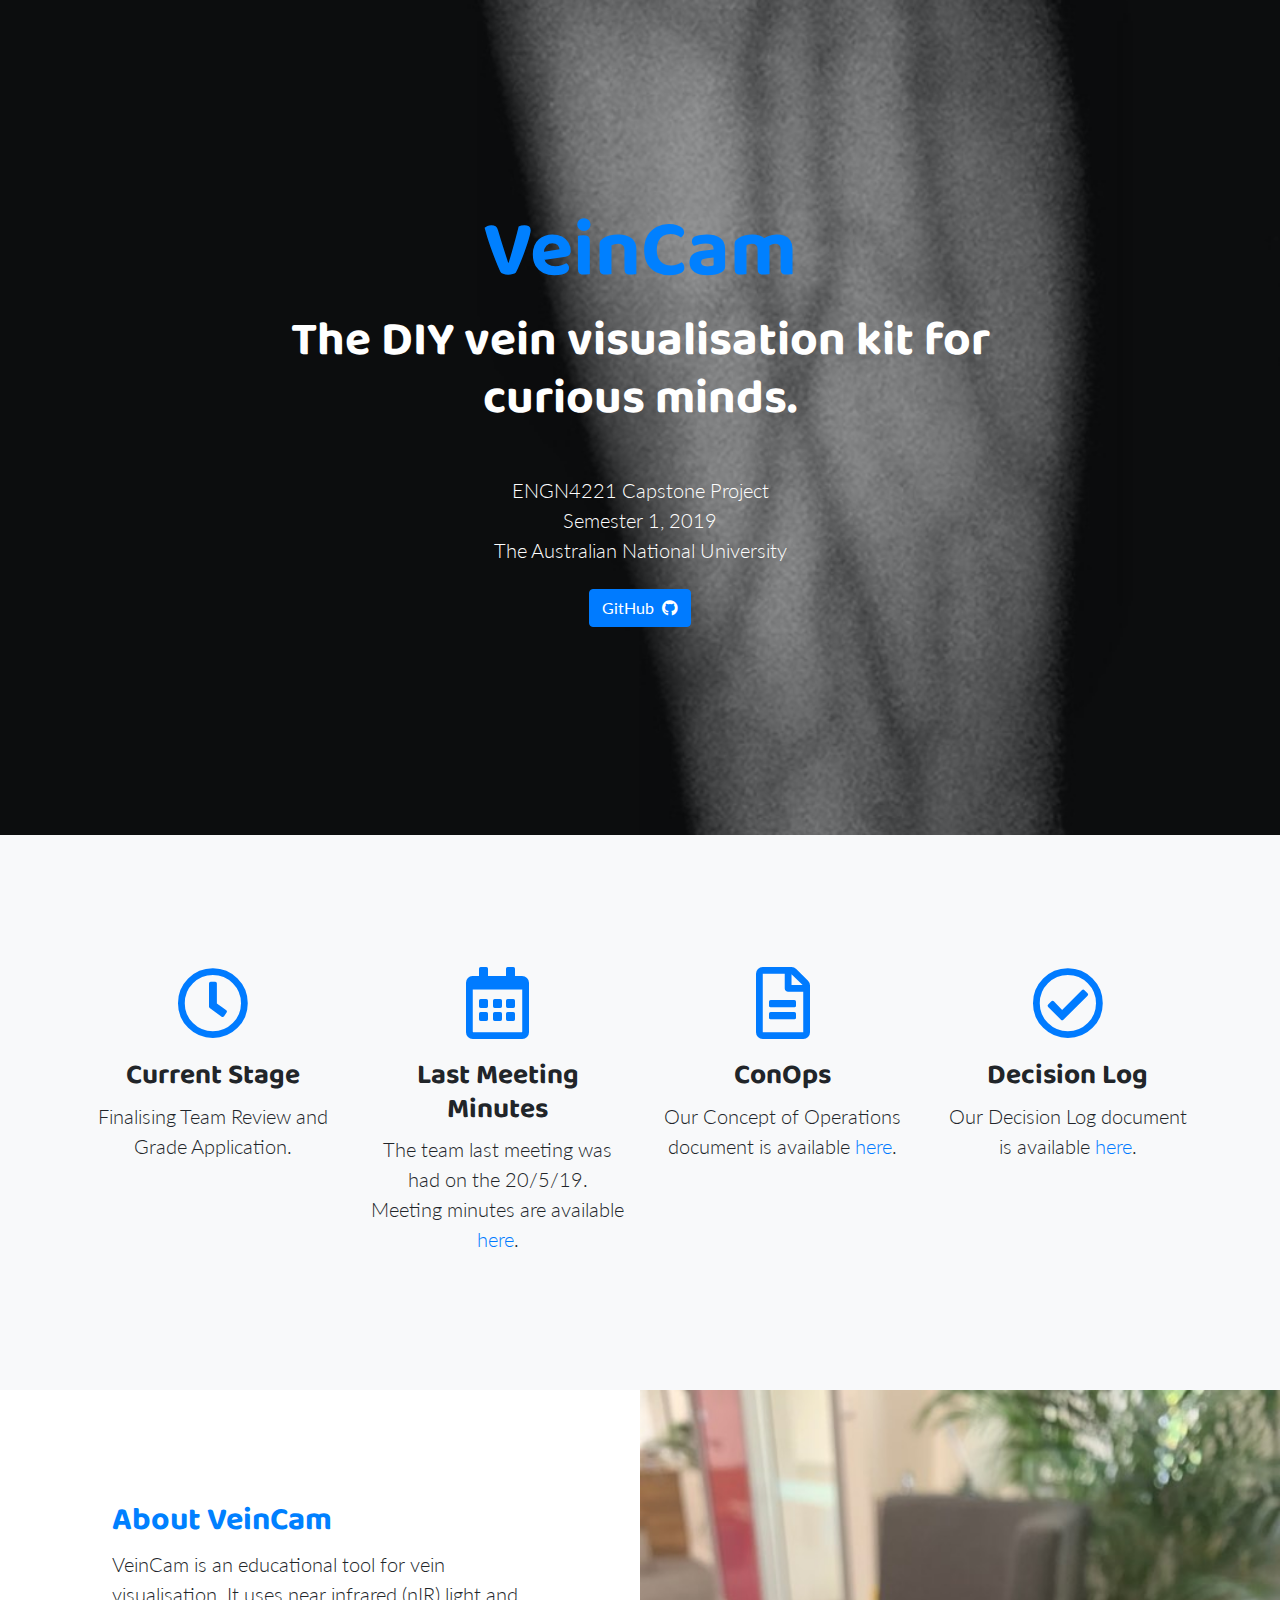
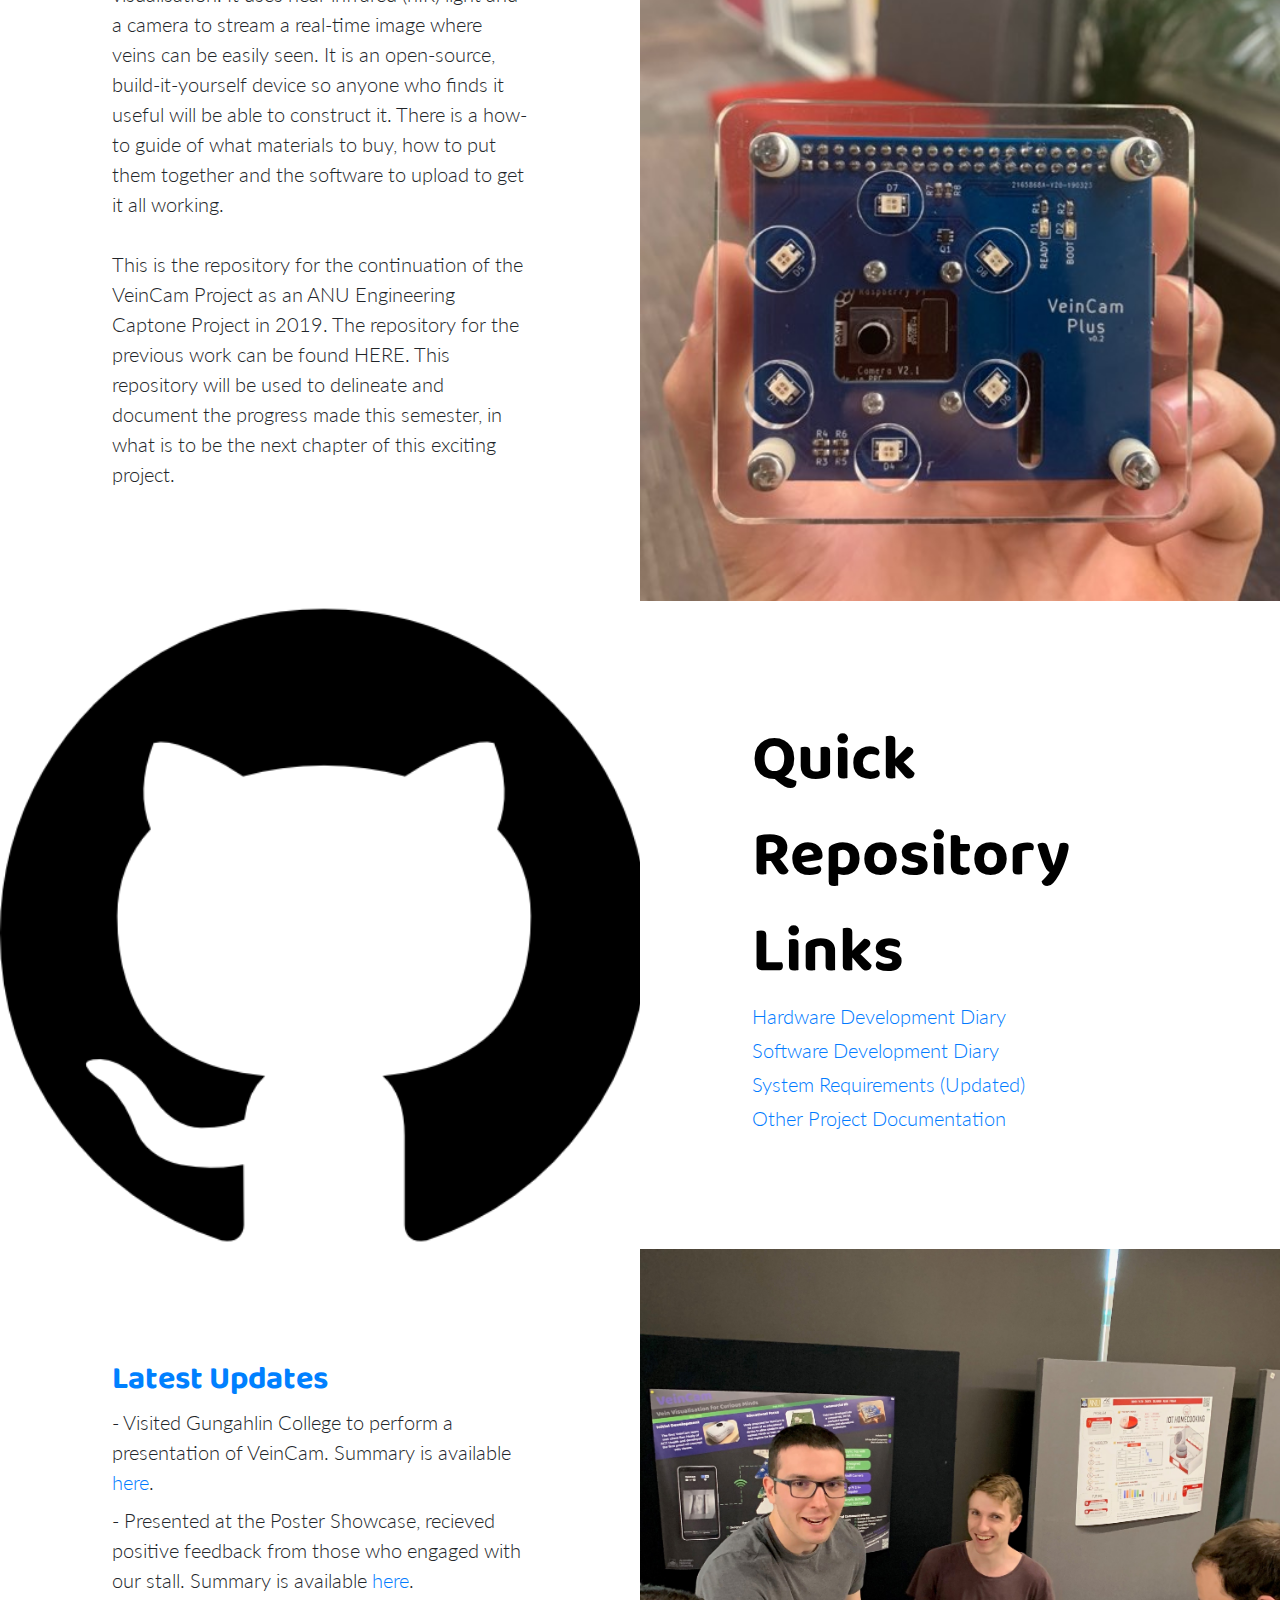
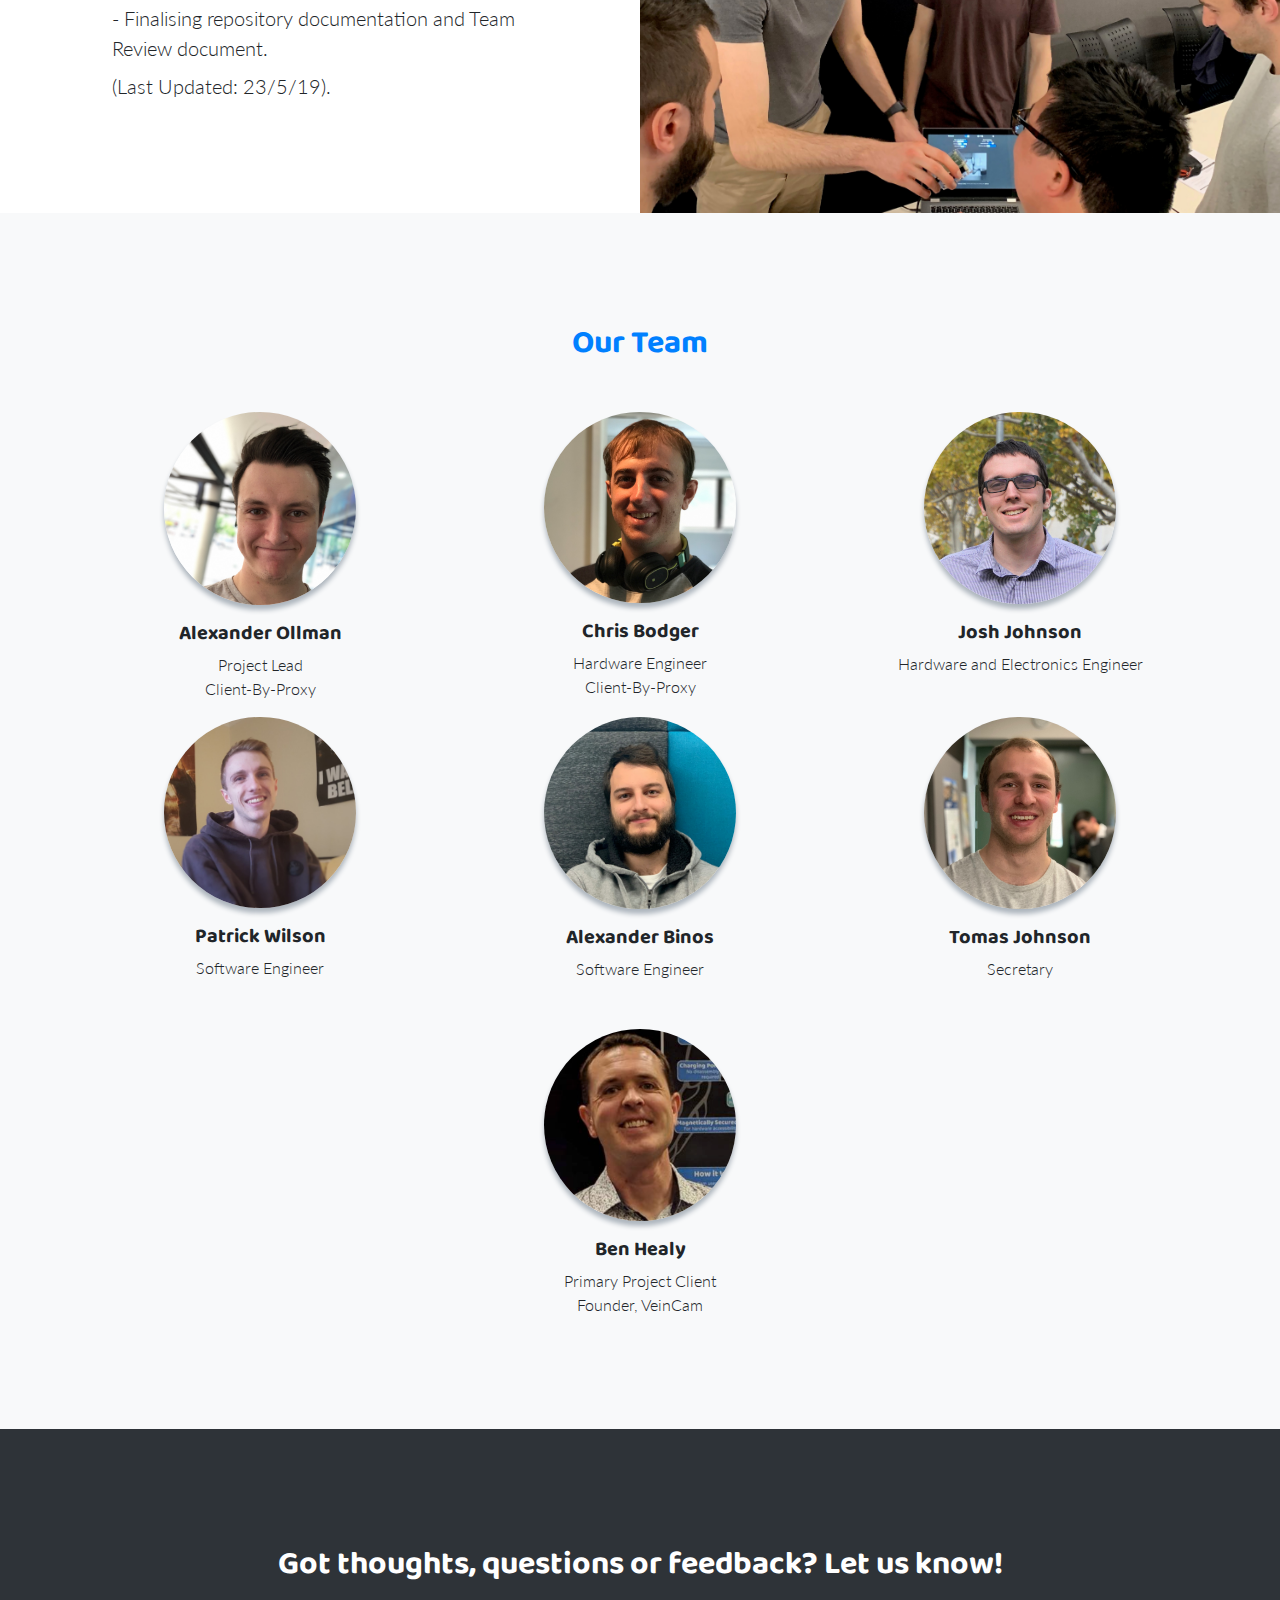
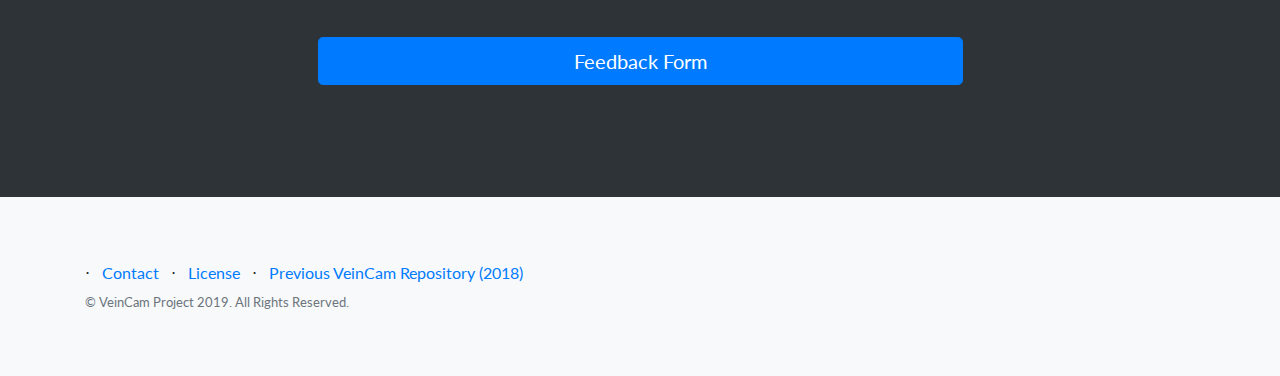
<file: index.html>
<!DOCTYPE html>
<html lang="en">

<head>

  <meta charset="utf-8">
  <meta name="viewport" content="width=device-width, initial-scale=1, shrink-to-fit=no">
  <meta name="description" content="">
  <meta name="author" content="">

  <title>VeinCam - ENGN4221 Capstone Project 2019</title>

  <!-- Bootstrap core CSS -->
  <link href="vendor/bootstrap/css/bootstrap.min.css" rel="stylesheet">

  <!-- Custom fonts for this template -->
  <link href="vendor/fontawesome-free/css/all.min.css" rel="stylesheet">
  <link rel="stylesheet" href="https://use.fontawesome.com/releases/v5.6.3/css/all.css" integrity="sha384-UHRtZLI+pbxtHCWp1t77Bi1L4ZtiqrqD80Kn4Z8NTSRyMA2Fd33n5dQ8lWUE00s/" crossorigin="anonymous">
  <link href="vendor/simple-line-icons/css/simple-line-icons.css" rel="stylesheet" type="text/css">
  <link href="https://fonts.googleapis.com/css?family=Lato:300,400,700,300italic,400italic,700italic" rel="stylesheet" type="text/css">
  <link href="https://fonts.googleapis.com/css?family=Baloo" rel="stylesheet">

  <!-- Custom styles for this template -->
  <link href="css/landing-page.css" rel="stylesheet">

</head>

<body>

  <!-- Navigation
  <nav class="navbar navbar-light bg-light static-top">
    <div class="container">
      <a class="navbar-brand" href="#">VeinCam</a>
      <a class="btn btn-primary" href="https://github.com/chrisbodger/veincam2019">GitHub</a>
    </div>
  </nav> 
  -->
  
  <!-- Masthead
  <header class="masthead text-white text-left">
    <div class="overlay"></div>
    <div class="container">
      <div class="row">
        <div class="col-12 mx-left">
          <h4 class="header-brand font-weight-lighter">VeinCam</h4>
        </div>
        <div class="col-9 col-sm-7 mx-left">
          <h1 class="mb-4">The DIY vein visualisation kitset for curious minds.</h1>
        </div>
        <div class="col-9 col-lg-7 mx-left">
          <form>
            <div class="form-row">
              <div class="col-12 col-lg-6 mt-10 mb-0 pt-1 mb-md-0">
              <p class="lead mb-0">ENGN4221 Capstone Project</p>
              <p class="lead mb-0">Semester 1, 2019</p>
              <p class="lead mb-0">The Australian National University</p>
              </div>
            </div>
          </form>
        </div>
      </div>  
    </div>
  </header>
   -->
    <!-- Masthead -->
  <header class="masthead text-white text-center">
    <div class="overlay"></div>
    <div class="container">
      <div class="row">
        <div class="col-xl-9 mx-auto">
          <h8 class="mb-3">VeinCam</h8>
          <h1 class="mb-5">The DIY vein visualisation kit for curious minds.</h1>
        </div>
        <div class="col-md-10 col-lg-8 col-xl-7 mx-auto">
          <form>
              <p class="lead mb-0">ENGN4221 Capstone Project</p>
              <p class="lead mb-0">Semester 1, 2019</p>
              <p class="lead mb-4">The Australian National University</p>
              <p class="lead mb-6"><a href="https://github.com/chrisbodger/veincam2019" class="btn btn-primary">GitHub &nbsp;<i class="fab fa-github"></i></button></a></p>
            </form>
            </div>
          </form>
        </div>
      </div>
    </div>
  </header>

  <!-- Icons Grid -->
  <section class="features-icons bg-light text-center">
    <div class="container">
      <div class="row">
        <div class="col-lg-3">
          <div class="features-icons-item mx-auto mb-3 mb-lg-0 mb-lg-4">
            <div class="features-icons-icon d-flex">
              <i class="far fa-clock m-auto text-primary"></i>
            </div>
            
            <h3>Current Stage</h3>
            <p class="lead mb-0">Finalising Team Review and Grade Application.</p>
          </div>
        </div>
        <div class="col-lg-3">
          <div class="features-icons-item mx-auto mb-3 mb-lg-0 mb-lg-4">
            <div class="features-icons-icon d-flex">
              <i class="far fa-calendar-alt m-auto text-primary"></i>
            </div>
            <h3>Last Meeting Minutes</h3>
            <p class="lead mb-0">The team last meeting was had on the 20/5/19. Meeting minutes are available <a href="https://github.com/chrisbodger/veincam2019/tree/master/Administration/meeting-minutes">here</a>.</p>
          </div>
        </div>
        <div class="col-lg-3">
          <div class="features-icons-item mx-auto mb-3 mb-lg-4">
            <div class="features-icons-icon d-flex">
              <i class="far fa-file-alt m-auto text-primary"></i>
            </div>
            <h3>ConOps</h3>
            <p class="lead mb-0">Our Concept of Operations document is available <a href="https://github.com/chrisbodger/veincam2019/blob/master/Administration/Project/CONOPS.md">here</a>.</p>
          </div>
        </div>
        <div class="col-lg-3">
          <div class="features-icons-item mx-auto mb-3 mb-lg-4">
            <div class="features-icons-icon d-flex">
              <i class="far fa-check-circle m-auto text-primary"></i>
            </div>
            <h3>Decision Log</h3>
            <p class="lead mb-0">Our Decision Log document is available <a href="https://github.com/chrisbodger/veincam2019/blob/master/Administration/Project/Decision-Log.md">here</a>.</p>
          </div>
        </div>
      </div>
    </div>
  </section>

  <!-- Image Showcases -->
  <section class="showcase">
    <div class="container-fluid p-0">
      <div class="row no-gutters">

        <div class="col-lg-6 order-lg-2 text-white showcase-img" style="background-image: url('img/veincam2.jpg');"></div>
        <div class="col-lg-6 order-lg-1 my-auto showcase-text">
          <h2>About VeinCam</h2>
          <p class="lead mb-0">VeinCam is an educational tool for vein visualisation. It uses near infrared (nIR) light and a camera to stream a real-time image where veins can be easily seen. It is an open-source, build-it-yourself device so anyone who finds it useful will be able to construct it. There is a how-to guide of what materials to buy, how to put them together and the software to upload to get it all working.
          <br><br> This is the repository for the continuation of the VeinCam Project as an ANU Engineering Captone Project in 2019. The repository for the previous work can be found HERE. This repository will be used to delineate and document the progress made this semester, in what is to be the next chapter of this exciting project.</p>
        </div>
      </div>
      <div class="row no-gutters">
        <div class="col-lg-6 text-white showcase-img" style="background-image: url('img/github.png');"></div>
        <div class="col-lg-6 my-auto showcase-text">
          <h9>Quick Repository Links</h9>
          <p class="lead mb-1"><a href="https://github.com/chrisbodger/veincam2019/blob/master/Hardware/HardwareDiary.md">Hardware Development Diary</a></p>
          <p class="lead mb-1"><a href="https://github.com/chrisbodger/veincam2019/blob/master/Software/SoftwareDiary.md">Software Development Diary</a></p>
          <p class="lead mb-1"><a href="https://github.com/chrisbodger/veincam2019/blob/master/Administration/System-Requirements.md">System Requirements (Updated)</a></p>
          <p class="lead mb-1"><a href="https://github.com/chrisbodger/veincam2019/blob/master/Administration/Project/Decision-Log.md">Other Project Documentation</a></p>
          
        </div>
      </div>
      <div class="row no-gutters">
        <div class="col-lg-6 order-lg-2 text-white showcase-img" style="background-image: url('img/veincam3.jpg');"></div>
        <div class="col-lg-6 order-lg-1 my-auto showcase-text">
          <h2>Latest Updates </h2>
          <p class="lead mb-2">- Visited Gungahlin College to perform a presentation of VeinCam. Summary is available <a href="https://github.com/chrisbodger/veincam2019/blob/master/Administration/Communications/Gungahlin-College-Visit-21052019.md">here</a>.</p>
          <p class="lead mb-2">- Presented at the Poster Showcase, recieved positive feedback from those who engaged with our stall. Summary is available <a href="https://github.com/chrisbodger/veincam2019/blob/master/Administration/Communications/Poster-Presentation-Summary.md">here</a>.</p>
          <p class="lead mb-2">- Finalising repository documentation and Team Review document. </p>
          <p class="lead mb-0">(Last Updated: 23/5/19). </p>
        </div>
      </div>
    </div>
  </section>

  <!-- Team Members -->
  <section class="testimonials text-center bg-light">
    <div class="container">
      <h2 class="mb-5">Our Team</h2>
      <div class="row">
        <div class="col-lg-4">
          <div class="testimonial-item mx-auto mb-5 mb-lg-0">
            <img class="img-fluid rounded-circle mb-3" src="img/alexollman.jpg" alt="">
            <h5>Alexander Ollman</h5>
            <p class="font-weight-light mb-3">Project Lead<br>Client-By-Proxy<br></p>
          </div>
        </div>
        <div class="col-lg-4">
          <div class="testimonial-item mx-auto mb-5 mb-lg-0">
            <img class="img-fluid rounded-circle mb-3" src="img/chrisbodger.jpg" alt="">
            <h5>Chris Bodger</h5>
            <p class="font-weight-light mb-3">Hardware Engineer<br>Client-By-Proxy<br></p>
          </div>
        </div>
        <div class="col-lg-4">
          <div class="testimonial-item mx-auto mb-5 mb-lg-0">
            <img class="img-fluid rounded-circle mb-3" src="img/joshjohnson.jpg" alt="">
            <h5>Josh Johnson</h5>
            <p class="font-weight-light mb-3">Hardware and Electronics Engineer</p>
          </div>
        </div>
        <div class="col-lg-4">
          <div class="testimonial-item mx-auto mb-5 mb-lg-0">
            <img class="img-fluid rounded-circle mb-3" src="img/patwilson.jpg" alt="">
            <h5>Patrick Wilson</h5>
            <p class="font-weight-light mb-5">Software Engineer</p>
          </div>
        </div>
        <div class="col-lg-4">
          <div class="testimonial-item mx-auto mb-5 mb-lg-0">
            <img class="img-fluid rounded-circle mb-3" src="img/alexbinos.jpg" alt="">
            <h5>Alexander Binos</h5>
            <p class="font-weight-light mb-5">Software Engineer</p>
          </div>
        </div>
        <div class="col-lg-4">
          <div class="testimonial-item mx-auto mb-5 mb-lg-0">
            <img class="img-fluid rounded-circle mb-3" src="img/tomjohnson.jpg" alt="">
            <h5>Tomas Johnson</h5>
            <p class="font-weight-light mb-5">Secretary</p>
          </div>
        </div>
      </div>
        <center><div class="col-lg-4 ">
          <div class="testimonial-item mx-auto mb-5 mb-lg-0">
            <img class="img-fluid rounded-circle mb-3" src="img/benhealy.jpg" alt="">
            <h5>Ben Healy</h5>
            <p class="font-weight-light mb-0">Primary Project Client<br>Founder, VeinCam</p>
          </div>
        </div> </center>
    </div>
  </section>

  <!-- Call to Action -->
  <section class="call-to-action text-white text-center">
    <div class="overlay"></div>
    <div class="container">
      <div class="row">
        <div class="col-xl-9 mx-auto">
          <h10 class="mb-5">Got thoughts, questions or feedback? Let us know!<br><br></h10>
        </div>
        <div class="col-md-10 col-lg-8 col-xl-7 mx-auto">
          <form>
            <div class="form-row">
                <button type="submit" class="btn btn-block btn-lg btn-primary" href="https://docs.google.com/forms/d/e/1FAIpQLScYqvtesSWIE6Jhl8yzKCDlXQwpTcmfQ6Cj9Nv2yPqg0cd41g/viewform">Feedback Form</button>
            </div>
          </form>
        </div>
      </div>
    </div>
  </section>

  <!-- Footer -->
  <footer class="footer bg-light">
    <div class="container">
      <div class="row">
        <div class="col-lg-6 h-100 text-center text-lg-left my-auto">
          <ul class="list-inline mb-2">
            <li class="list-inline-item">&sdot;</li>
            <li class="list-inline-item">
              <a href="malito:message2ben@gmail.com">Contact</a>
            </li>
            <li class="list-inline-item">&sdot;</li>
            <li class="list-inline-item">
              <a href="https://creativecommons.org.au/learn/licences/">License</a>
            </li>
            <li class="list-inline-item">&sdot;</li>
            <li class="list-inline-item">
              <a href="veincam.org">Previous VeinCam Repository (2018) </a>
            </li>
          </ul>
          <p class="text-muted small mb-4 mb-lg-0">&copy; VeinCam Project 2019. All Rights Reserved.</p>
        </div>
        <!-- <div class="col-lg-6 h-100 text-center text-lg-right my-auto">
          <ul class="list-inline mb-0">
            <li class="list-inline-item mr-3">
              <a href="#">
                <i class="fab fa-facebook fa-2x fa-fw"></i>
              </a>
            </li>
            <li class="list-inline-item mr-3">
              <a href="#">
                <i class="fab fa-twitter-square fa-2x fa-fw"></i>
              </a>
            </li>
            <li class="list-inline-item">
              <a href="#">
                <i class="fab fa-instagram fa-2x fa-fw"></i>
              </a>
            </li>
          </ul>
        </div> -->
      </div>
    </div>
  </footer>

  <!-- Bootstrap core JavaScript -->
  <script src="vendor/jquery/jquery.min.js"></script>
  <script src="vendor/bootstrap/js/bootstrap.bundle.min.js"></script>

</body>

</html>
</file>
<file: vendor/simple-line-icons/css/simple-line-icons.css>
@font-face {
  font-family: 'simple-line-icons';
  src: url('../fonts/Simple-Line-Icons.eot?v=2.4.0');
  src: url('../fonts/Simple-Line-Icons.eot?v=2.4.0#iefix') format('embedded-opentype'), url('../fonts/Simple-Line-Icons.woff2?v=2.4.0') format('woff2'), url('../fonts/Simple-Line-Icons.ttf?v=2.4.0') format('truetype'), url('../fonts/Simple-Line-Icons.woff?v=2.4.0') format('woff'), url('../fonts/Simple-Line-Icons.svg?v=2.4.0#simple-line-icons') format('svg');
  font-weight: normal;
  font-style: normal;
}
/*
 Use the following CSS code if you want to have a class per icon.
 Instead of a list of all class selectors, you can use the generic [class*="icon-"] selector, but it's slower:
*/
.icon-user,
.icon-people,
.icon-user-female,
.icon-user-follow,
.icon-user-following,
.icon-user-unfollow,
.icon-login,
.icon-logout,
.icon-emotsmile,
.icon-phone,
.icon-call-end,
.icon-call-in,
.icon-call-out,
.icon-map,
.icon-location-pin,
.icon-direction,
.icon-directions,
.icon-compass,
.icon-layers,
.icon-menu,
.icon-list,
.icon-options-vertical,
.icon-options,
.icon-arrow-down,
.icon-arrow-left,
.icon-arrow-right,
.icon-arrow-up,
.icon-arrow-up-circle,
.icon-arrow-left-circle,
.icon-arrow-right-circle,
.icon-arrow-down-circle,
.icon-check,
.icon-clock,
.icon-plus,
.icon-minus,
.icon-close,
.icon-event,
.icon-exclamation,
.icon-organization,
.icon-trophy,
.icon-screen-smartphone,
.icon-screen-desktop,
.icon-plane,
.icon-notebook,
.icon-mustache,
.icon-mouse,
.icon-magnet,
.icon-energy,
.icon-disc,
.icon-cursor,
.icon-cursor-move,
.icon-crop,
.icon-chemistry,
.icon-speedometer,
.icon-shield,
.icon-screen-tablet,
.icon-magic-wand,
.icon-hourglass,
.icon-graduation,
.icon-ghost,
.icon-game-controller,
.icon-fire,
.icon-eyeglass,
.icon-envelope-open,
.icon-envelope-letter,
.icon-bell,
.icon-badge,
.icon-anchor,
.icon-wallet,
.icon-vector,
.icon-speech,
.icon-puzzle,
.icon-printer,
.icon-present,
.icon-playlist,
.icon-pin,
.icon-picture,
.icon-handbag,
.icon-globe-alt,
.icon-globe,
.icon-folder-alt,
.icon-folder,
.icon-film,
.icon-feed,
.icon-drop,
.icon-drawer,
.icon-docs,
.icon-doc,
.icon-diamond,
.icon-cup,
.icon-calculator,
.icon-bubbles,
.icon-briefcase,
.icon-book-open,
.icon-basket-loaded,
.icon-basket,
.icon-bag,
.icon-action-undo,
.icon-action-redo,
.icon-wrench,
.icon-umbrella,
.icon-trash,
.icon-tag,
.icon-support,
.icon-frame,
.icon-size-fullscreen,
.icon-size-actual,
.icon-shuffle,
.icon-share-alt,
.icon-share,
.icon-rocket,
.icon-question,
.icon-pie-chart,
.icon-pencil,
.icon-note,
.icon-loop,
.icon-home,
.icon-grid,
.icon-graph,
.icon-microphone,
.icon-music-tone-alt,
.icon-music-tone,
.icon-earphones-alt,
.icon-earphones,
.icon-equalizer,
.icon-like,
.icon-dislike,
.icon-control-start,
.icon-control-rewind,
.icon-control-play,
.icon-control-pause,
.icon-control-forward,
.icon-control-end,
.icon-volume-1,
.icon-volume-2,
.icon-volume-off,
.icon-calendar,
.icon-bulb,
.icon-chart,
.icon-ban,
.icon-bubble,
.icon-camrecorder,
.icon-camera,
.icon-cloud-download,
.icon-cloud-upload,
.icon-envelope,
.icon-eye,
.icon-flag,
.icon-heart,
.icon-info,
.icon-key,
.icon-link,
.icon-lock,
.icon-lock-open,
.icon-magnifier,
.icon-magnifier-add,
.icon-magnifier-remove,
.icon-paper-clip,
.icon-paper-plane,
.icon-power,
.icon-refresh,
.icon-reload,
.icon-settings,
.icon-star,
.icon-symbol-female,
.icon-symbol-male,
.icon-target,
.icon-credit-card,
.icon-paypal,
.icon-social-tumblr,
.icon-social-twitter,
.icon-social-facebook,
.icon-social-instagram,
.icon-social-linkedin,
.icon-social-pinterest,
.icon-social-github,
.icon-social-google,
.icon-social-reddit,
.icon-social-skype,
.icon-social-dribbble,
.icon-social-behance,
.icon-social-foursqare,
.icon-social-soundcloud,
.icon-social-spotify,
.icon-social-stumbleupon,
.icon-social-youtube,
.icon-social-dropbox,
.icon-social-vkontakte,
.icon-social-steam {
  font-family: 'simple-line-icons';
  speak: none;
  font-style: normal;
  font-weight: normal;
  font-variant: normal;
  text-transform: none;
  line-height: 1;
  /* Better Font Rendering =========== */
  -webkit-font-smoothing: antialiased;
  -moz-osx-font-smoothing: grayscale;
}
.icon-user:before {
  content: "\e005";
}
.icon-people:before {
  content: "\e001";
}
.icon-user-female:before {
  content: "\e000";
}
.icon-user-follow:before {
  content: "\e002";
}
.icon-user-following:before {
  content: "\e003";
}
.icon-user-unfollow:before {
  content: "\e004";
}
.icon-login:before {
  content: "\e066";
}
.icon-logout:before {
  content: "\e065";
}
.icon-emotsmile:before {
  content: "\e021";
}
.icon-phone:before {
  content: "\e600";
}
.icon-call-end:before {
  content: "\e048";
}
.icon-call-in:before {
  content: "\e047";
}
.icon-call-out:before {
  content: "\e046";
}
.icon-map:before {
  content: "\e033";
}
.icon-location-pin:before {
  content: "\e096";
}
.icon-direction:before {
  content: "\e042";
}
.icon-directions:before {
  content: "\e041";
}
.icon-compass:before {
  content: "\e045";
}
.icon-layers:before {
  content: "\e034";
}
.icon-menu:before {
  content: "\e601";
}
.icon-list:before {
  content: "\e067";
}
.icon-options-vertical:before {
  content: "\e602";
}
.icon-options:before {
  content: "\e603";
}
.icon-arrow-down:before {
  content: "\e604";
}
.icon-arrow-left:before {
  content: "\e605";
}
.icon-arrow-right:before {
  content: "\e606";
}
.icon-arrow-up:before {
  content: "\e607";
}
.icon-arrow-up-circle:before {
  content: "\e078";
}
.icon-arrow-left-circle:before {
  content: "\e07a";
}
.icon-arrow-right-circle:before {
  content: "\e079";
}
.icon-arrow-down-circle:before {
  content: "\e07b";
}
.icon-check:before {
  content: "\e080";
}
.icon-clock:before {
  content: "\e081";
}
.icon-plus:before {
  content: "\e095";
}
.icon-minus:before {
  content: "\e615";
}
.icon-close:before {
  content: "\e082";
}
.icon-event:before {
  content: "\e619";
}
.icon-exclamation:before {
  content: "\e617";
}
.icon-organization:before {
  content: "\e616";
}
.icon-trophy:before {
  content: "\e006";
}
.icon-screen-smartphone:before {
  content: "\e010";
}
.icon-screen-desktop:before {
  content: "\e011";
}
.icon-plane:before {
  content: "\e012";
}
.icon-notebook:before {
  content: "\e013";
}
.icon-mustache:before {
  content: "\e014";
}
.icon-mouse:before {
  content: "\e015";
}
.icon-magnet:before {
  content: "\e016";
}
.icon-energy:before {
  content: "\e020";
}
.icon-disc:before {
  content: "\e022";
}
.icon-cursor:before {
  content: "\e06e";
}
.icon-cursor-move:before {
  content: "\e023";
}
.icon-crop:before {
  content: "\e024";
}
.icon-chemistry:before {
  content: "\e026";
}
.icon-speedometer:before {
  content: "\e007";
}
.icon-shield:before {
  content: "\e00e";
}
.icon-screen-tablet:before {
  content: "\e00f";
}
.icon-magic-wand:before {
  content: "\e017";
}
.icon-hourglass:before {
  content: "\e018";
}
.icon-graduation:before {
  content: "\e019";
}
.icon-ghost:before {
  content: "\e01a";
}
.icon-game-controller:before {
  content: "\e01b";
}
.icon-fire:before {
  content: "\e01c";
}
.icon-eyeglass:before {
  content: "\e01d";
}
.icon-envelope-open:before {
  content: "\e01e";
}
.icon-envelope-letter:before {
  content: "\e01f";
}
.icon-bell:before {
  content: "\e027";
}
.icon-badge:before {
  content: "\e028";
}
.icon-anchor:before {
  content: "\e029";
}
.icon-wallet:before {
  content: "\e02a";
}
.icon-vector:before {
  content: "\e02b";
}
.icon-speech:before {
  content: "\e02c";
}
.icon-puzzle:before {
  content: "\e02d";
}
.icon-printer:before {
  content: "\e02e";
}
.icon-present:before {
  content: "\e02f";
}
.icon-playlist:before {
  content: "\e030";
}
.icon-pin:before {
  content: "\e031";
}
.icon-picture:before {
  content: "\e032";
}
.icon-handbag:before {
  content: "\e035";
}
.icon-globe-alt:before {
  content: "\e036";
}
.icon-globe:before {
  content: "\e037";
}
.icon-folder-alt:before {
  content: "\e039";
}
.icon-folder:before {
  content: "\e089";
}
.icon-film:before {
  content: "\e03a";
}
.icon-feed:before {
  content: "\e03b";
}
.icon-drop:before {
  content: "\e03e";
}
.icon-drawer:before {
  content: "\e03f";
}
.icon-docs:before {
  content: "\e040";
}
.icon-doc:before {
  content: "\e085";
}
.icon-diamond:before {
  content: "\e043";
}
.icon-cup:before {
  content: "\e044";
}
.icon-calculator:before {
  content: "\e049";
}
.icon-bubbles:before {
  content: "\e04a";
}
.icon-briefcase:before {
  content: "\e04b";
}
.icon-book-open:before {
  content: "\e04c";
}
.icon-basket-loaded:before {
  content: "\e04d";
}
.icon-basket:before {
  content: "\e04e";
}
.icon-bag:before {
  content: "\e04f";
}
.icon-action-undo:before {
  content: "\e050";
}
.icon-action-redo:before {
  content: "\e051";
}
.icon-wrench:before {
  content: "\e052";
}
.icon-umbrella:before {
  content: "\e053";
}
.icon-trash:before {
  content: "\e054";
}
.icon-tag:before {
  content: "\e055";
}
.icon-support:before {
  content: "\e056";
}
.icon-frame:before {
  content: "\e038";
}
.icon-size-fullscreen:before {
  content: "\e057";
}
.icon-size-actual:before {
  content: "\e058";
}
.icon-shuffle:before {
  content: "\e059";
}
.icon-share-alt:before {
  content: "\e05a";
}
.icon-share:before {
  content: "\e05b";
}
.icon-rocket:before {
  content: "\e05c";
}
.icon-question:before {
  content: "\e05d";
}
.icon-pie-chart:before {
  content: "\e05e";
}
.icon-pencil:before {
  content: "\e05f";
}
.icon-note:before {
  content: "\e060";
}
.icon-loop:before {
  content: "\e064";
}
.icon-home:before {
  content: "\e069";
}
.icon-grid:before {
  content: "\e06a";
}
.icon-graph:before {
  content: "\e06b";
}
.icon-microphone:before {
  content: "\e063";
}
.icon-music-tone-alt:before {
  content: "\e061";
}
.icon-music-tone:before {
  content: "\e062";
}
.icon-earphones-alt:before {
  content: "\e03c";
}
.icon-earphones:before {
  content: "\e03d";
}
.icon-equalizer:before {
  content: "\e06c";
}
.icon-like:before {
  content: "\e068";
}
.icon-dislike:before {
  content: "\e06d";
}
.icon-control-start:before {
  content: "\e06f";
}
.icon-control-rewind:before {
  content: "\e070";
}
.icon-control-play:before {
  content: "\e071";
}
.icon-control-pause:before {
  content: "\e072";
}
.icon-control-forward:before {
  content: "\e073";
}
.icon-control-end:before {
  content: "\e074";
}
.icon-volume-1:before {
  content: "\e09f";
}
.icon-volume-2:before {
  content: "\e0a0";
}
.icon-volume-off:before {
  content: "\e0a1";
}
.icon-calendar:before {
  content: "\e075";
}
.icon-bulb:before {
  content: "\e076";
}
.icon-chart:before {
  content: "\e077";
}
.icon-ban:before {
  content: "\e07c";
}
.icon-bubble:before {
  content: "\e07d";
}
.icon-camrecorder:before {
  content: "\e07e";
}
.icon-camera:before {
  content: "\e07f";
}
.icon-cloud-download:before {
  content: "\e083";
}
.icon-cloud-upload:before {
  content: "\e084";
}
.icon-envelope:before {
  content: "\e086";
}
.icon-eye:before {
  content: "\e087";
}
.icon-flag:before {
  content: "\e088";
}
.icon-heart:before {
  content: "\e08a";
}
.icon-info:before {
  content: "\e08b";
}
.icon-key:before {
  content: "\e08c";
}
.icon-link:before {
  content: "\e08d";
}
.icon-lock:before {
  content: "\e08e";
}
.icon-lock-open:before {
  content: "\e08f";
}
.icon-magnifier:before {
  content: "\e090";
}
.icon-magnifier-add:before {
  content: "\e091";
}
.icon-magnifier-remove:before {
  content: "\e092";
}
.icon-paper-clip:before {
  content: "\e093";
}
.icon-paper-plane:before {
  content: "\e094";
}
.icon-power:before {
  content: "\e097";
}
.icon-refresh:before {
  content: "\e098";
}
.icon-reload:before {
  content: "\e099";
}
.icon-settings:before {
  content: "\e09a";
}
.icon-star:before {
  content: "\e09b";
}
.icon-symbol-female:before {
  content: "\e09c";
}
.icon-symbol-male:before {
  content: "\e09d";
}
.icon-target:before {
  content: "\e09e";
}
.icon-credit-card:before {
  content: "\e025";
}
.icon-paypal:before {
  content: "\e608";
}
.icon-social-tumblr:before {
  content: "\e00a";
}
.icon-social-twitter:before {
  content: "\e009";
}
.icon-social-facebook:before {
  content: "\e00b";
}
.icon-social-instagram:before {
  content: "\e609";
}
.icon-social-linkedin:before {
  content: "\e60a";
}
.icon-social-pinterest:before {
  content: "\e60b";
}
.icon-social-github:before {
  content: "\e60c";
}
.icon-social-google:before {
  content: "\e60d";
}
.icon-social-reddit:before {
  content: "\e60e";
}
.icon-social-skype:before {
  content: "\e60f";
}
.icon-social-dribbble:before {
  content: "\e00d";
}
.icon-social-behance:before {
  content: "\e610";
}
.icon-social-foursqare:before {
  content: "\e611";
}
.icon-social-soundcloud:before {
  content: "\e612";
}
.icon-social-spotify:before {
  content: "\e613";
}
.icon-social-stumbleupon:before {
  content: "\e614";
}
.icon-social-youtube:before {
  content: "\e008";
}
.icon-social-dropbox:before {
  content: "\e00c";
}
.icon-social-vkontakte:before {
  content: "\e618";
}
.icon-social-steam:before {
  content: "\e620";
}
</file>
<file: css/landing-page.css>
/*!
 * Start Bootstrap - Landing Page v5.0.4 (https://startbootstrap.com/template-overviews/landing-page)
 * Copyright 2013-2019 Start Bootstrap
 * Licensed under MIT (https://github.com/BlackrockDigital/startbootstrap-landing-page/blob/master/LICENSE)
 */

body {
  font-family: 'Lato', 'Helvetica Neue', Helvetica, Arial, sans-serif;
}

h1,
h2,
h3,
h4,
h5,
h6 {
  font-family: 'Baloo', cursive;
  font-weight: 700;
}

h2 {
color: #0080FF; 
}

h9 {
  font-family: 'Baloo', cursive;
  font-size: 4rem;
  font-weight: 700;
   /*color: #0080FF; */
  color: #000000; 
}

h10 {
  font-family: 'Baloo', cursive;
  font-size: 2rem;
  font-weight: 700;
   /*color: #0080FF; */
  color: #FFFFFF; 
}

h7 {
  font-family: 'Lato', 'Helvetica Neue', Helvetica, Arial, sans-serif;
  font-weight: 700;
}

h8 {
  font-family: 'Baloo', cursive;
  color: #0080FF; 
  font-weight: 700;
  font-size: 5rem;
}

header.masthead {
  position: relative;
  background-color: #343a40;
  background: url("../img/bg-masthead_vc.jpg") no-repeat center center;
  background-size: cover;
  /*padding-top: 8rem;
  padding-bottom: 8rem;*/
  padding-top: 1rem;
  padding-bottom: 4rem;
} 

header.masthead .overlay {
  position: absolute;
  background-color: #212529;
  height: 100%;
  width: 100%;
  top: 0;
  left: 0;
  opacity: 0.3;
}

header.masthead h1 {
  font-size: 2rem;
}

@media (min-width: 768px) {
  header.masthead {
    padding-top: 12rem;
    padding-bottom: 12rem;
  }
  header.masthead h1 {
    font-size: 3rem;
  }
}

.showcase .showcase-text {
  padding: 3rem;
}

.showcase .showcase-img {
  min-height: 30rem;
  background-size: cover;
}

@media (min-width: 768px) {
  .showcase .showcase-text {
    padding: 7rem;
  }
}

.features-icons {
  padding-top: 7rem;
  padding-bottom: 7rem;
}

.features-icons .features-icons-item {
  max-width: 20rem;
}

.features-icons .features-icons-item .features-icons-icon {
  height: 7rem;
}

.features-icons .features-icons-item .features-icons-icon i {
  font-size: 4.5rem;
}

.features-icons .features-icons-item:hover .features-icons-icon i {
  font-size: 5rem;
}

.testimonials {
  padding-top: 7rem;
  padding-bottom: 7rem;
}

.testimonials .testimonial-item {
  max-width: 18rem;
}

.testimonials .testimonial-item img {
  max-width: 12rem;
  -webkit-box-shadow: 0px 5px 5px 0px #adb5bd;
  box-shadow: 0px 5px 5px 0px #adb5bd;
}

.call-to-action {
  position: relative;
  background-color: #343a40;
  background-size: cover;
  padding-top: 7rem;
  padding-bottom: 7rem;
}

.call-to-action .overlay {
  position: absolute;
  background-color: #212529;
  height: 100%;
  width: 100%;
  top: 0;
  left: 0;
  opacity: 0.3;
}

.white {
  font-size: 50px;
  color: 	#000000;
}


footer.footer {
  padding-top: 4rem;
  padding-bottom: 4rem;
}
</file>
